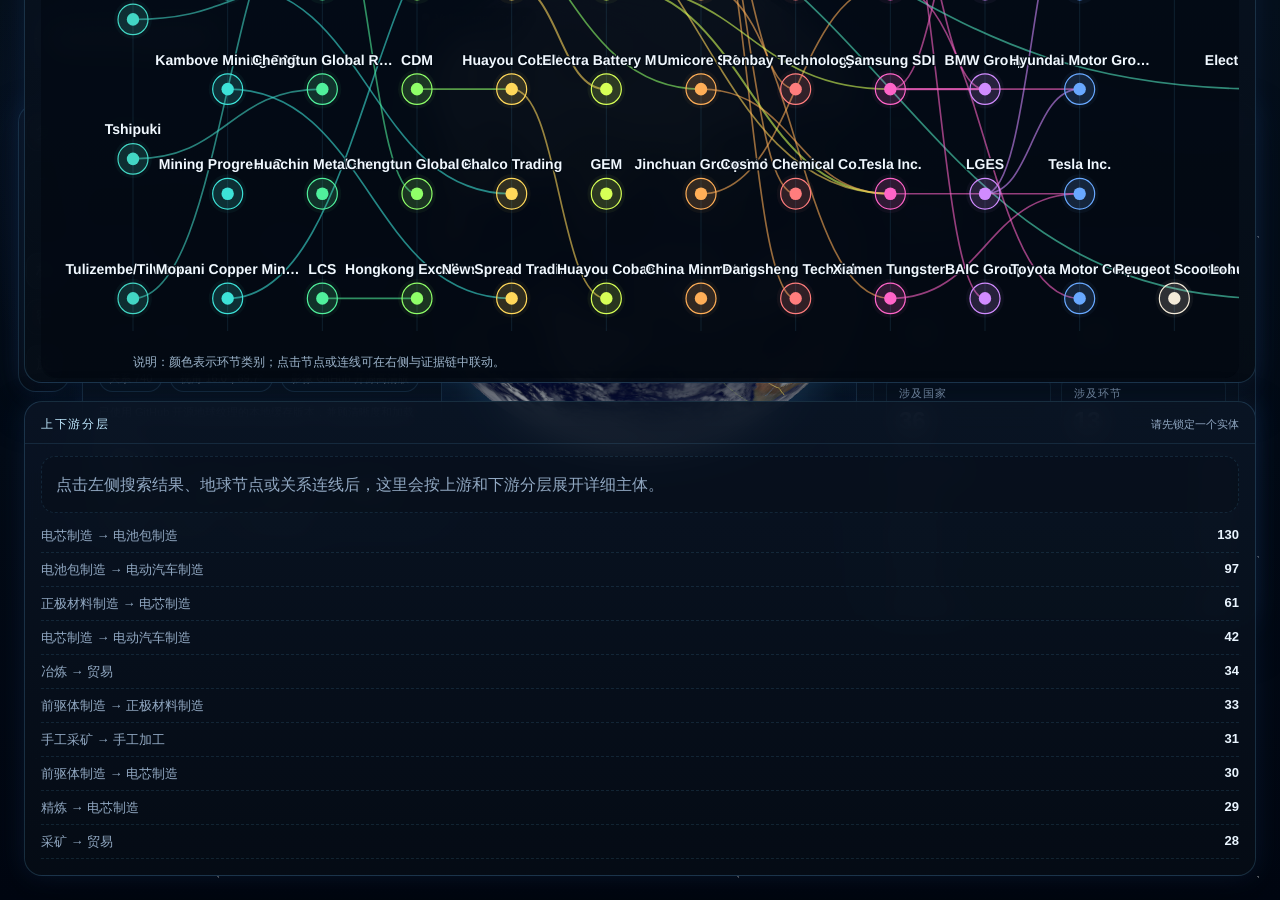
<file: cobalt_geoscene_preview.html>
<!doctype html>
<html lang="zh-CN">
<head>
<meta charset="utf-8">
<meta name="viewport" content="width=device-width,initial-scale=1">
<title>钴供应链知识图谱平台</title>
<link rel="stylesheet" href="assets/cobalt_geoscene.css">
<script src="assets/globe.gl.min.js"></script>
<script src="assets/cobalt_geoscene_data.js"></script>
<script src="assets/earth_fallback_texture.js"></script>
</head>
<body>
<div id="globe">
  <div id="earthFallback" aria-hidden="true">
    <div class="earth-aura"></div>
    <div class="earth-sphere">
      <img class="earth-texture" src="assets/earth_github_4096.jpg" alt="">
      <div class="earth-cloud"></div>
      <div class="earth-shade"></div>
      <div class="earth-specular"></div>
    </div>
  </div>
</div>

<div id="app">
  <header class="topbar">钴供应链图谱</header>

  <aside class="toolbar panel">
    <button id="resetBtn" title="重置筛选">复</button>
    <button id="zoomInBtn" title="放大">+</button>
    <button id="zoomOutBtn" title="缩小">-</button>
    <button id="labelsBtn" class="is-on" title="标签开关">标</button>
    <button id="densityBtn" title="关系密度">密</button>
    <button id="rotateBtn" class="is-on" title="自动旋转">旋</button>
  </aside>

  <div class="focus-chip panel is-hidden" aria-hidden="true">
    <div id="focusTitle" class="focus-title">全球总览</div>
    <div id="focusSub" class="focus-sub">拖动或缩放地球后，区域映射会跟随当前视角更新。</div>
  </div>

  <section class="panel search-panel">
    <div class="panel-head">
      <span>搜索与筛选</span>
      <span id="queryMeta" class="meta">全链路视角</span>
    </div>
    <div class="panel-body">
      <label class="field-label" for="searchInput">搜索企业 / 矿点 / 设施</label>
      <input id="searchInput" type="text" placeholder="输入企业、矿点或设施名称">

      <div class="two-col compact-top">
        <div>
          <label class="field-label" for="stageSelect">链条环节</label>
          <select id="stageSelect"></select>
        </div>
        <div>
          <label class="field-label" for="textureSelect">地球影像</label>
          <select id="textureSelect">
            <option value="github">GitHub 开源高清版</option>
            <option value="sharp">本地高清版</option>
            <option value="balanced">本地流畅版</option>
          </select>
        </div>
      </div>

      <div class="status-row compact-top">
        <div id="statusText" class="meta strong">正在载入关系数据</div>
        <button id="clearBtn" class="mini-btn">清空</button>
      </div>

      <div id="chips" class="chips compact-top"></div>
      <div id="textureHint" class="subnote compact-top"></div>

      <div class="section-title compact-top">类别图例</div>
      <div id="legendList" class="legend-list"></div>

      <div class="section-title compact-top">实体结果</div>
      <div id="results" class="results"></div>
    </div>
  </section>

  <section class="panel info-panel">
    <div class="panel-head">
      <span>关系与详情</span>
      <div class="panel-head-actions">
        <button id="openEvidenceBtn" class="mini-btn is-hidden" type="button">证据链</button>
        <span id="infoMeta" class="meta">当前未锁定实体</span>
      </div>
    </div>
    <div class="panel-body info-body">
      <section class="section-block">
        <div class="section-title">实体概况</div>
        <div id="summaryBody"></div>
      </section>

      <section class="section-block">
        <div class="section-title">选中关系</div>
        <div id="txBody"></div>
      </section>

      <section class="section-block grow">
        <div class="section-title">关系明细</div>
        <div id="relationList" class="relation-list"></div>
      </section>
    </div>
  </section>

  <div class="dock">
    <section class="panel chain-panel">
      <div class="panel-head">
        <span>知识图谱</span>
        <div class="panel-head-actions">
          <button id="openRegionBtn" class="mini-btn" type="button">区域映射</button>
          <span id="chainMeta" class="meta">按供应链环节分层展开</span>
        </div>
      </div>
      <div class="panel-body">
        <div id="chainCaption" class="subnote"></div>
        <button id="chainDragHandle" class="chain-drag-handle" type="button" aria-label="全屏显示知识图谱">
          <span class="chain-drag-handle-text">全屏显示</span>
        </button>
        <div id="chainScroll" class="graph-scroll">
          <svg id="chainSvg" viewBox="0 0 1320 560" preserveAspectRatio="none"></svg>
        </div>
      </div>
    </section>

    <section class="panel hierarchy-panel">
      <div class="panel-head">
        <span>上下游分层</span>
        <span id="hierarchyMeta" class="meta">围绕当前焦点实体</span>
      </div>
      <div id="hierarchyBody" class="panel-body"></div>
    </section>
  </div>

  <div id="evidenceBackdrop" class="evidence-backdrop is-hidden"></div>
  <div id="chainBackdrop" class="evidence-backdrop is-hidden"></div>
  <div id="regionBackdrop" class="region-backdrop is-hidden"></div>

  <section id="evidenceModal" class="panel evidence-modal is-hidden" aria-hidden="true">
    <div class="panel-head">
      <span>证据链条</span>
      <div class="panel-head-actions">
        <span id="evidenceMeta" class="meta">围绕当前实体展开</span>
        <button id="closeEvidenceBtn" class="ghost-btn" type="button">关闭</button>
      </div>
    </div>
    <div class="panel-body evidence-body">
      <aside id="evidenceProfile" class="evidence-profile"></aside>
      <section class="evidence-column">
        <div class="evidence-column-head">
          <h3>上游采购</h3>
          <span id="evidenceUpstreamMeta" class="meta"></span>
        </div>
        <div id="evidenceUpstream" class="evidence-list"></div>
      </section>
      <section class="evidence-column">
        <div class="evidence-column-head">
          <h3>下游供给</h3>
          <span id="evidenceDownstreamMeta" class="meta"></span>
        </div>
        <div id="evidenceDownstream" class="evidence-list"></div>
      </section>
    </div>
  </section>

  <section id="regionModal" class="panel region-modal is-hidden" aria-hidden="true">
    <div class="panel-head">
      <span>区域映射</span>
      <div class="panel-head-actions">
        <span id="regionMeta" class="meta">当前视角区域内的空间落点</span>
        <button id="closeRegionBtn" class="ghost-btn" type="button">关闭</button>
      </div>
    </div>
    <div class="panel-body region-body">
      <div id="regionCaption" class="subnote"></div>
      <div id="regionStats" class="chips compact-top"></div>
      <div id="regionScroll" class="graph-scroll">
        <svg id="regionSvg" viewBox="0 0 1100 560" preserveAspectRatio="none"></svg>
      </div>
    </div>
  </section>

  <section id="chainModal" class="panel chain-modal is-hidden" aria-hidden="true">
    <div class="panel-head">
      <span>知识图谱</span>
      <div class="panel-head-actions">
        <div class="chain-zoom-tools" aria-label="全屏图谱缩放工具">
          <button id="chainZoomOutBtn" class="mini-btn" type="button">缩小</button>
          <button id="chainZoomFitBtn" class="mini-btn" type="button">适配</button>
          <button id="chainZoomInBtn" class="mini-btn" type="button">放大</button>
          <span id="chainZoomLabel" class="meta">100%</span>
        </div>
        <span id="chainFullMeta" class="meta">完整供应链链条视图</span>
        <button id="closeChainBtn" class="ghost-btn" type="button">关闭</button>
      </div>
    </div>
    <div class="panel-body chain-modal-body">
      <div id="chainFullCaption" class="subnote"></div>
      <div class="chain-stage-toolbar">
        <button id="chainStageResetBtn" class="mini-btn" type="button">全部显示</button>
        <div id="chainStageFilters" class="chips"></div>
      </div>
      <div id="chainFullScroll" class="graph-scroll">
        <svg id="chainFullSvg" viewBox="0 0 1800 900" preserveAspectRatio="none"></svg>
      </div>
    </div>
  </section>

  <div id="tooltip"></div>
</div>

<script src="assets/cobalt_geoscene_app.js"></script>
</body>
</html>
</file>
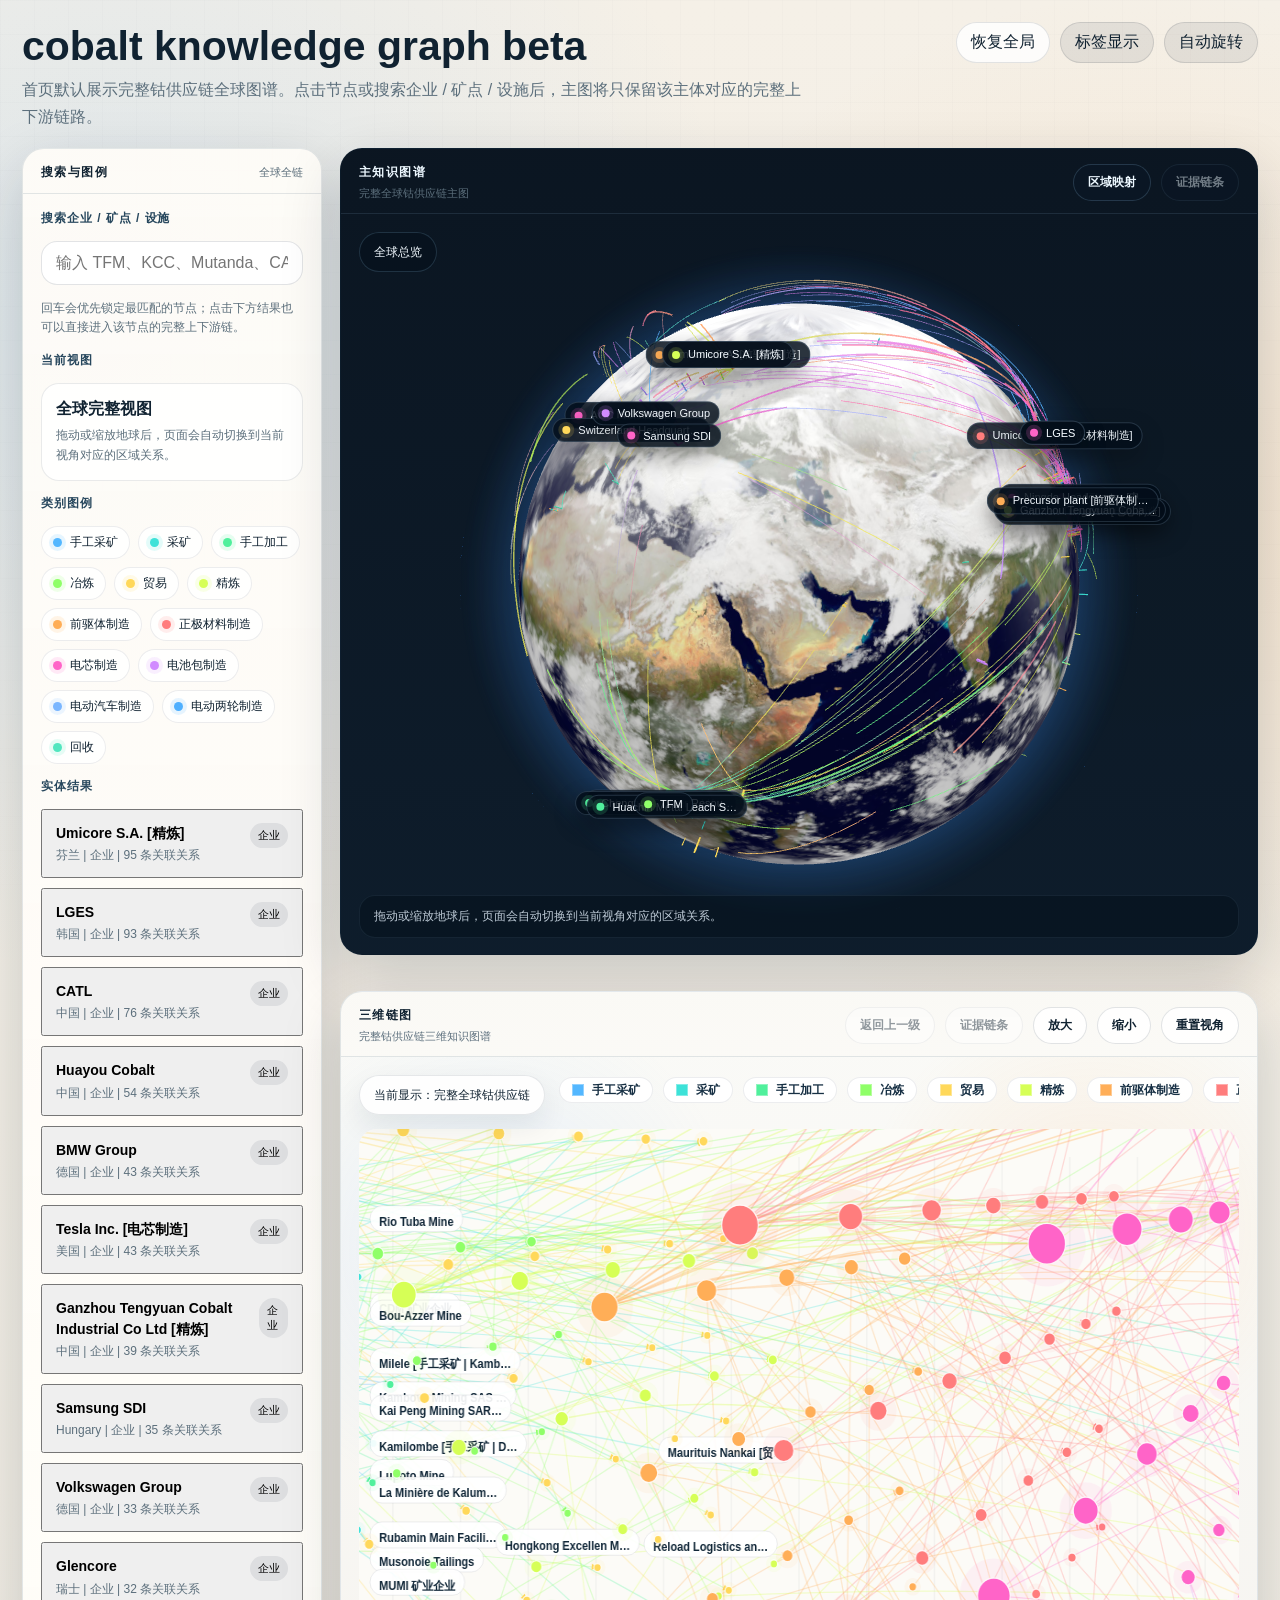
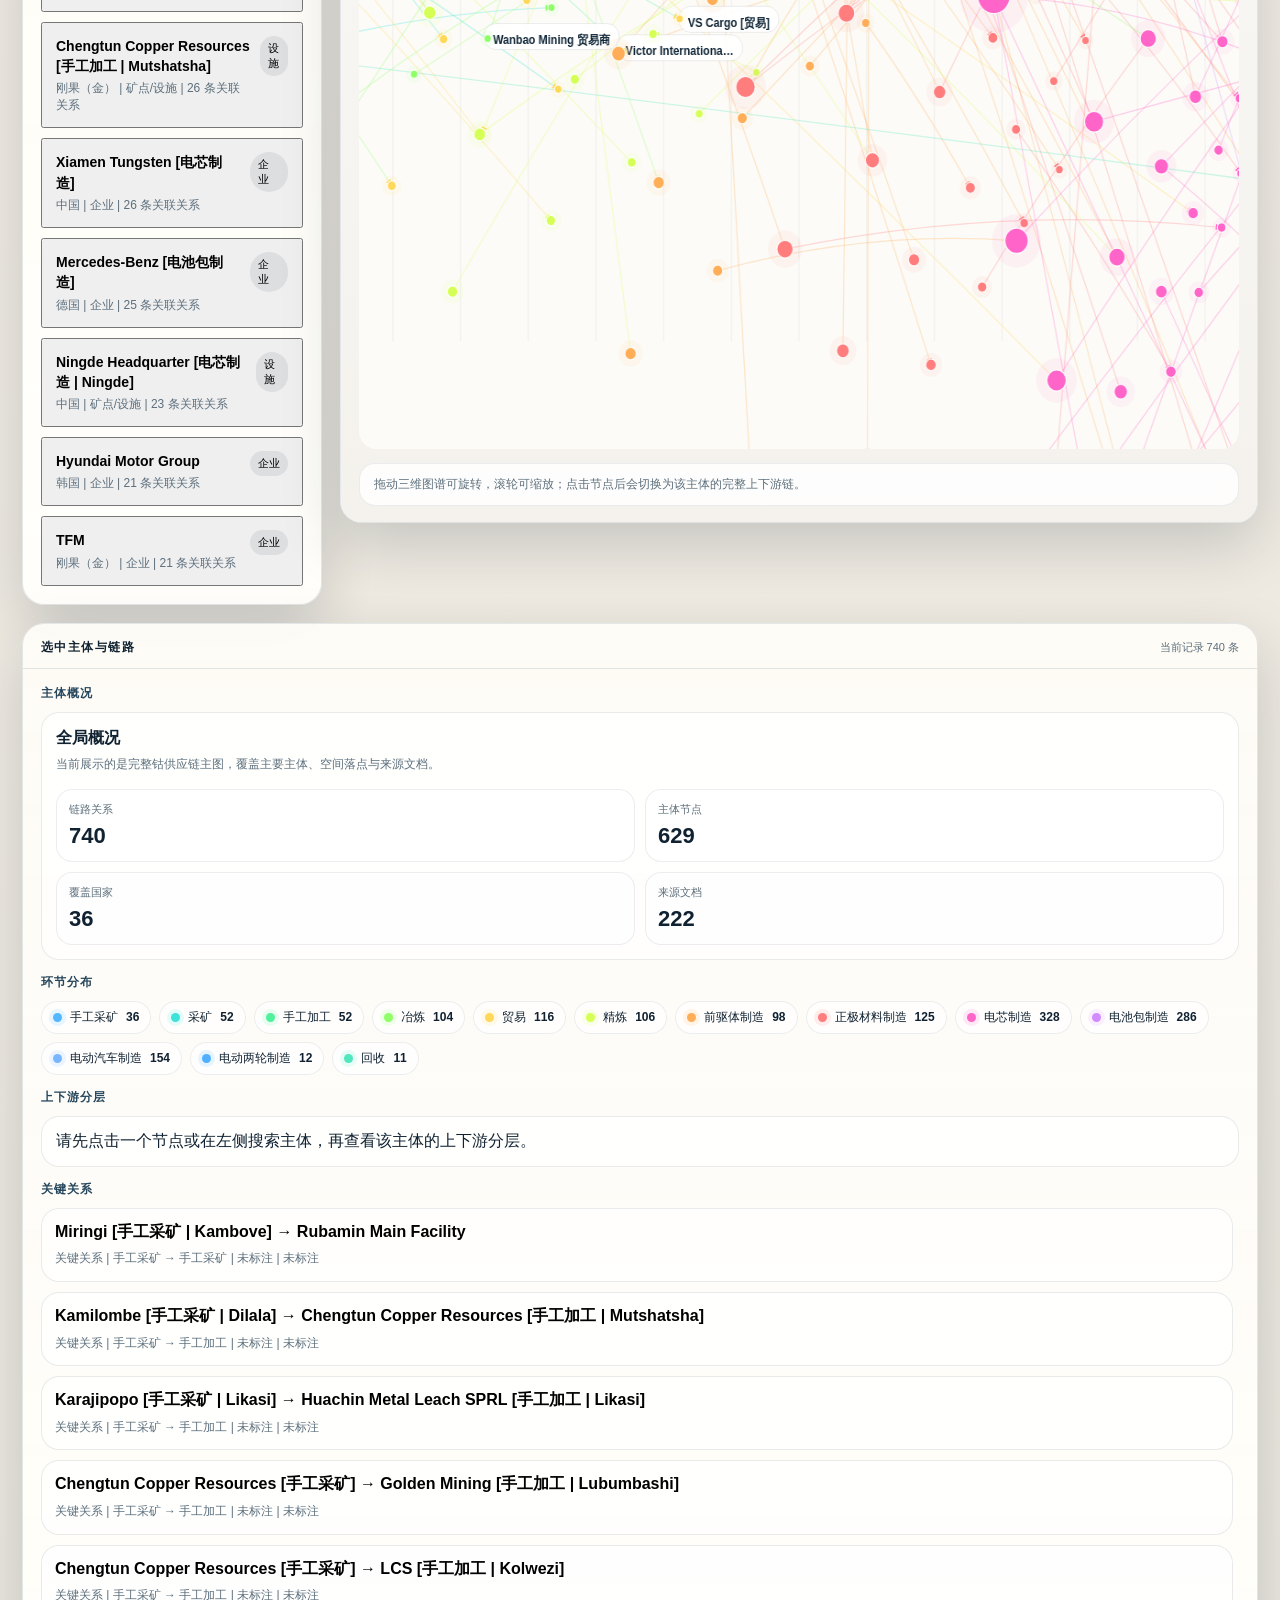
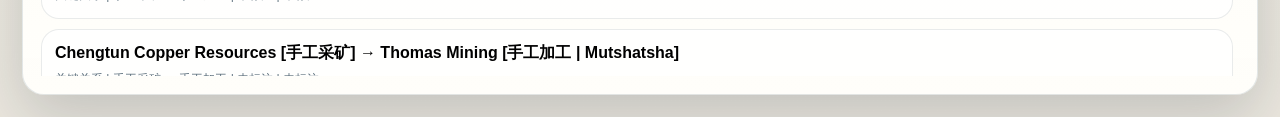
<file: cobalt_knowledge_graph_beta.html>
<!doctype html>
<html lang="zh-CN">
<head>
<meta charset="utf-8">
<meta name="viewport" content="width=device-width,initial-scale=1">
<title>Cobalt Knowledge Graph Beta</title>
<link rel="stylesheet" href="assets/cobalt_knowledge_graph.css?v=20260415a">
<script src="assets/globe.gl.min.js"></script>
    <script src="assets/cobalt_geoscene_data.js?v=20260416c"></script>
</head>
<body>
  <div class="page-shell">
    <header class="topbar">
      <div>
        <h1>cobalt knowledge graph beta</h1>
        <p>首页默认展示完整钴供应链全球图谱。点击节点或搜索企业 / 矿点 / 设施后，主图将只保留该主体对应的完整上下游链路。</p>
      </div>
      <div class="topbar-actions">
        <button id="clearBtn" class="ghost-btn" type="button">恢复全局</button>
        <button id="labelsBtn" class="ghost-btn is-on" type="button">标签显示</button>
        <button id="rotateBtn" class="ghost-btn is-on" type="button">自动旋转</button>
      </div>
    </header>

    <main class="dashboard">
      <aside class="panel side-panel">
        <div class="panel-head">
          <span>搜索与图例</span>
          <span id="queryMeta" class="meta">全球全链</span>
        </div>
        <div class="panel-body">
          <label class="field-label" for="searchInput">搜索企业 / 矿点 / 设施</label>
          <input id="searchInput" type="text" placeholder="输入 TFM、KCC、Mutanda、CATL ...">

          <div class="helper-text" id="searchHint">回车会优先锁定最匹配的节点；点击下方结果也可以直接进入该节点的完整上下游链。</div>

          <div class="section-title">当前视图</div>
          <div id="focusCard" class="focus-card"></div>

          <div class="section-title">类别图例</div>
          <div id="legendList" class="legend-list"></div>

          <div class="section-title">实体结果</div>
          <div id="results" class="results"></div>
        </div>
      </aside>

      <div class="center-stack">
        <section class="panel globe-panel">
          <div class="panel-head">
            <div>
              <span>主知识图谱</span>
              <div id="globeMeta" class="meta wide">完整全球钴供应链主图</div>
            </div>
            <div class="panel-head-actions">
              <button id="openRegionBtn" class="mini-btn" type="button">区域映射</button>
              <button id="openEvidenceBtn" class="mini-btn" type="button">证据链条</button>
            </div>
          </div>
          <div class="panel-body globe-body">
            <div id="globeStatus" class="status-pill">当前显示：全球完整链条</div>
            <div id="globeHint" class="globe-hint">拖动旋转地球，滚轮缩放；点击节点后自动切换成该节点的完整上下游链。</div>
            <div id="globe"></div>
          </div>
        </section>

        <section id="chain3dPanel" class="panel chain3d-panel">
          <div class="panel-head">
            <div>
              <span>三维链图</span>
              <div id="chain3dMeta" class="meta wide">完整钴供应链三维知识图谱</div>
            </div>
            <div class="panel-head-actions">
              <button id="chain3dBackBtn" class="mini-btn" type="button" disabled>返回上一级</button>
              <button id="chain3dEvidenceBtn" class="mini-btn" type="button" disabled>证据链条</button>
              <button id="chain3dZoomInBtn" class="mini-btn" type="button">放大</button>
              <button id="chain3dZoomOutBtn" class="mini-btn" type="button">缩小</button>
              <button id="chain3dResetBtn" class="mini-btn" type="button">重置视角</button>
            </div>
          </div>
          <div class="panel-body chain3d-body">
            <div class="chain3d-toprail">
              <div id="chain3dStatus" class="status-pill light">当前显示：完整全球钴供应链</div>
              <div id="chain3dLegend" class="chain3d-legend-row"></div>
            </div>
            <canvas id="chain3dCanvas"></canvas>
            <div id="chain3dHint" class="chain3d-hint">拖动下方图谱可以旋转，滚轮可缩放；点击节点后会切换为该主体的完整上下游链。</div>
          </div>
        </section>
      </div>

      <aside class="panel detail-panel">
        <div class="panel-head">
          <span>选中主体与链路</span>
          <span id="detailMeta" class="meta">等待锁定节点</span>
        </div>
        <div class="panel-body detail-body">
          <section class="section-block">
            <div class="section-title">主体概况</div>
            <div id="summaryBody"></div>
          </section>

          <section class="section-block">
            <div class="section-title">环节分布</div>
            <div id="stageStats" class="chips"></div>
          </section>

          <section class="section-block">
            <div class="section-title">上下游分层</div>
            <div id="hierarchyBody"></div>
          </section>

          <section class="section-block">
            <div class="section-title">关键关系</div>
            <div id="relationList" class="relation-list"></div>
          </section>
        </div>
      </aside>
    </main>
  </div>

  <div id="regionBackdrop" class="modal-backdrop is-hidden"></div>
  <section id="regionModal" class="panel modal region-modal is-hidden" aria-hidden="true">
    <div class="panel-head">
      <span>区域映射</span>
      <div class="panel-head-actions">
        <span id="regionMeta" class="meta">选中链路的空间投影</span>
        <button id="closeRegionBtn" class="ghost-btn" type="button">关闭</button>
      </div>
    </div>
    <div class="panel-body modal-body">
      <div id="regionCaption" class="helper-text"></div>
      <div id="regionStats" class="chips"></div>
      <div class="region-layout">
        <div class="region-plot">
          <svg id="regionSvg" viewBox="0 0 1180 620" preserveAspectRatio="none"></svg>
        </div>
        <div id="regionList" class="region-list"></div>
      </div>
    </div>
  </section>

  <div id="evidenceBackdrop" class="modal-backdrop is-hidden"></div>
  <section id="evidenceModal" class="panel modal evidence-modal is-hidden" aria-hidden="true">
    <div class="panel-head">
      <span>证据链条</span>
      <div class="panel-head-actions">
        <span id="evidenceMeta" class="meta">围绕当前主体展开</span>
        <button id="closeEvidenceBtn" class="ghost-btn" type="button">关闭</button>
      </div>
    </div>
    <div class="panel-body modal-body evidence-grid">
      <aside id="evidenceProfile" class="evidence-profile"></aside>
      <section class="evidence-column">
        <div class="evidence-column-head">
          <h3>上游来源</h3>
          <span id="evidenceUpstreamMeta" class="meta"></span>
        </div>
        <div id="evidenceUpstream" class="evidence-list"></div>
      </section>
      <section class="evidence-column">
        <div class="evidence-column-head">
          <h3>下游去向</h3>
          <span id="evidenceDownstreamMeta" class="meta"></span>
        </div>
        <div id="evidenceDownstream" class="evidence-list"></div>
      </section>
    </div>
  </section>

  <div id="tooltip"></div>

  <script src="assets/cobalt_knowledge_graph_app.js?v=20260415a"></script>
</body>
</html>
</file>
<file: assets/cobalt_geoscene.css>
:root {
  --bg-a: #05101d;
  --bg-b: #010611;
  --panel: rgba(7, 16, 28, 0.84);
  --panel-strong: rgba(5, 12, 21, 0.94);
  --line: rgba(110, 198, 255, 0.18);
  --line-strong: rgba(110, 198, 255, 0.38);
  --text: #eaf5ff;
  --muted: #91a8c2;
  --accent: #68d8ff;
  --accent-strong: #bfe9ff;
  --warn: #ffbe7a;
  --danger: #ff8f8f;
  --shadow: 0 18px 44px rgba(0, 0, 0, 0.34);
  --earth-fallback-image: none;
  --earth-image-position: 18% 50%;
  --globe-offset-y: 0px;
}

* {
  box-sizing: border-box;
}

html,
body {
  margin: 0;
  min-height: 100%;
  overflow: hidden;
  background:
    radial-gradient(circle at 20% 18%, rgba(70, 126, 255, 0.16), transparent 24%),
    radial-gradient(circle at 76% 22%, rgba(68, 211, 255, 0.11), transparent 20%),
    linear-gradient(180deg, var(--bg-a), var(--bg-b));
  color: var(--text);
  font-family: "Segoe UI", "Microsoft YaHei", sans-serif;
}

body::before {
  content: "";
  position: fixed;
  inset: 0;
  pointer-events: none;
  background-image:
    radial-gradient(circle at 10% 16%, rgba(255, 255, 255, 0.92) 0 1px, transparent 1px),
    radial-gradient(circle at 42% 74%, rgba(255, 255, 255, 0.62) 0 1px, transparent 1px),
    radial-gradient(circle at 82% 34%, rgba(255, 255, 255, 0.86) 0 1px, transparent 1px);
  background-size: 360px 240px, 520px 320px, 440px 280px;
  opacity: 0.58;
}

#globe,
#app {
  position: absolute;
  inset: 0;
}

#globe {
  z-index: 0;
  overflow: hidden;
}

#app {
  z-index: 1;
  pointer-events: none;
}

#globe > canvas,
#globe > div:not(#earthFallback) {
  position: absolute !important;
  inset: 0;
  z-index: 1;
}

#globe canvas {
  cursor: grab;
}

#globe canvas:active {
  cursor: grabbing;
}

#earthFallback {
  position: absolute;
  left: 50%;
  top: 50%;
  width: clamp(300px, 28vw, 620px);
  aspect-ratio: 1 / 1;
  transform: translate(-50%, calc(-50% + var(--globe-offset-y)));
  pointer-events: auto;
  z-index: 2;
  opacity: 1;
  cursor: grab;
  transition: opacity 0.45s ease, transform 0.45s ease;
}

body.globe-ready #earthFallback {
  opacity: 0.76;
  transform: translate(-50%, calc(-50% + var(--globe-offset-y)));
  pointer-events: none;
  filter: saturate(0.94);
}

#earthFallback.is-dragging {
  cursor: grabbing;
}

#earthFallback.is-dragging .earth-sphere {
  animation: none;
}

.earth-aura {
  position: absolute;
  inset: -12%;
  border-radius: 50%;
  background:
    radial-gradient(circle, rgba(108, 200, 255, 0.34) 0%, rgba(61, 133, 255, 0.14) 44%, rgba(8, 18, 31, 0) 72%),
    radial-gradient(circle at 34% 30%, rgba(255, 255, 255, 0.16), rgba(255, 255, 255, 0) 36%);
  filter: blur(18px);
}

.earth-sphere {
  position: absolute;
  inset: 0;
  border-radius: 50%;
  overflow: hidden;
  background:
    radial-gradient(circle at 34% 28%, rgba(255, 255, 255, 0.22), rgba(255, 255, 255, 0) 25%),
    radial-gradient(circle at 70% 68%, rgba(2, 8, 16, 0.92), rgba(2, 8, 16, 0.22) 42%, rgba(2, 8, 16, 0) 62%),
    linear-gradient(180deg, #17365f 0%, #07111d 100%);
  background-size: auto, auto, cover;
  background-position: center, center, center;
  background-repeat: no-repeat;
  box-shadow:
    0 0 0 1px rgba(141, 221, 255, 0.14),
    0 0 70px rgba(64, 144, 255, 0.16),
    inset -34px -44px 76px rgba(2, 8, 16, 0.58),
    inset 18px 12px 44px rgba(255, 255, 255, 0.08);
  animation: earthSpin 88s linear infinite;
}

.earth-texture {
  position: absolute;
  inset: 0;
  width: 100%;
  height: 100%;
  object-fit: cover;
  opacity: 0.92;
  transform: scale(1.08);
  filter: saturate(1.08) contrast(1.02) brightness(0.92);
}

.earth-cloud,
.earth-shade,
.earth-specular {
  position: absolute;
  inset: 0;
  border-radius: 50%;
  pointer-events: none;
}

.earth-cloud {
  background:
    radial-gradient(circle at 28% 26%, rgba(255, 255, 255, 0.18), rgba(255, 255, 255, 0) 18%),
    radial-gradient(circle at 58% 44%, rgba(255, 255, 255, 0.08), rgba(255, 255, 255, 0) 18%),
    radial-gradient(circle at 68% 66%, rgba(255, 255, 255, 0.12), rgba(255, 255, 255, 0) 14%);
  mix-blend-mode: screen;
}

.earth-shade {
  background: radial-gradient(circle at 68% 64%, rgba(2, 8, 16, 0.78), rgba(2, 8, 16, 0) 42%);
}

.earth-specular {
  background: radial-gradient(circle at 30% 24%, rgba(255, 255, 255, 0.28), rgba(255, 255, 255, 0) 18%);
}

.panel,
.toolbar,
.focus-chip {
  pointer-events: auto;
}

.panel {
  background: linear-gradient(180deg, rgba(10, 21, 37, 0.9), var(--panel-strong));
  border: 1px solid var(--line);
  border-radius: 18px;
  backdrop-filter: blur(14px);
  box-shadow: 0 0 24px rgba(58, 142, 255, 0.12), var(--shadow);
  overflow: hidden;
}

.panel-head {
  display: flex;
  align-items: center;
  justify-content: space-between;
  gap: 12px;
  padding: 14px 16px 10px;
  border-bottom: 1px solid rgba(110, 198, 255, 0.12);
  font-size: 12px;
  letter-spacing: 0.14em;
  color: var(--accent-strong);
}

.panel-head-actions {
  display: inline-flex;
  align-items: center;
  gap: 10px;
}

.panel-body {
  padding: 14px 16px 16px;
}

.topbar {
  position: absolute;
  top: 22px;
  left: 52px;
  padding: 0;
  border: 0;
  background: none;
  font-size: 26px;
  font-weight: 700;
  letter-spacing: 0.04em;
  color: #ffffff;
  text-align: left;
  pointer-events: none;
  text-shadow: 0 0 18px rgba(86, 176, 255, 0.16);
}

.toolbar {
  position: absolute;
  top: 104px;
  left: 18px;
  width: 52px;
  padding: 10px 0;
  display: flex;
  flex-direction: column;
  align-items: center;
  gap: 10px;
}

.toolbar button {
  width: 36px;
  height: 36px;
  border-radius: 12px;
}

.focus-chip {
  position: absolute;
  top: 114px;
  left: 50%;
  transform: translateX(-50%);
  min-width: 360px;
  max-width: min(56vw, 760px);
  padding: 12px 16px;
  background: linear-gradient(180deg, rgba(11, 23, 39, 0.88), rgba(5, 12, 22, 0.92));
  border: 1px solid var(--line);
  border-radius: 18px;
  text-align: center;
  box-shadow: 0 0 24px rgba(58, 142, 255, 0.12);
}

.focus-chip.is-stage-locked {
  border-color: rgba(255, 109, 109, 0.38);
  background: linear-gradient(180deg, rgba(30, 13, 20, 0.92), rgba(15, 7, 13, 0.96));
  box-shadow: 0 0 28px rgba(255, 98, 98, 0.18), 0 0 44px rgba(255, 98, 98, 0.08);
}

.is-hidden {
  display: none !important;
}

.focus-title {
  font-size: 15px;
  font-weight: 700;
  color: var(--accent-strong);
}

.focus-title.is-stage-locked {
  color: #ffd1d1;
  text-shadow: 0 0 18px rgba(255, 96, 96, 0.18);
}

.focus-sub {
  margin-top: 4px;
  font-size: 12px;
  color: var(--muted);
}

.focus-sub.is-stage-locked {
  color: #ffb5b5;
}

.search-panel {
  position: absolute;
  top: 102px;
  left: 82px;
  width: 360px;
  height: min(48vh, 620px);
}

.info-panel {
  position: absolute;
  top: 102px;
  right: 24px;
  width: 430px;
  height: min(58vh, 760px);
}

.dock {
  position: absolute;
  left: 24px;
  right: 24px;
  bottom: 24px;
  height: min(34vh, 420px);
  display: grid;
  grid-template-columns: minmax(760px, 1.85fr) 430px;
  gap: 18px;
}

.info-body,
.search-panel .panel-body,
.hierarchy-panel .panel-body {
  height: calc(100% - 48px);
  overflow: auto;
}

.chain-panel,
.hierarchy-panel {
  min-width: 0;
}

.chain-panel .panel-body {
  height: calc(100% - 48px);
  display: flex;
  flex-direction: column;
  position: relative;
}

.graph-scroll {
  flex: 1;
  min-height: 0;
  overflow: auto;
  border-radius: 14px;
  background: rgba(4, 10, 18, 0.46);
  margin-top: 10px;
}

.graph-scroll svg {
  min-height: 100%;
}

.chain-drag-handle {
  position: absolute;
  top: 8px;
  left: 50%;
  z-index: 3;
  min-width: 96px;
  height: 32px;
  margin-left: -48px;
  padding: 8px 14px;
  border-radius: 999px;
  border: 1px solid rgba(111, 200, 255, 0.2);
  background: linear-gradient(180deg, rgba(9, 20, 35, 0.92), rgba(5, 12, 22, 0.9));
  box-shadow: 0 10px 22px rgba(0, 0, 0, 0.2), 0 0 18px rgba(62, 147, 255, 0.08);
  cursor: pointer;
  display: inline-flex;
  align-items: center;
  justify-content: center;
  gap: 6px;
  pointer-events: auto;
  opacity: 1;
  transform: translate(-50%, 0);
  transition: border-color 0.18s ease, box-shadow 0.18s ease, background 0.18s ease;
}

.chain-drag-handle-text {
  display: inline-block;
  font-size: 12px;
  font-weight: 700;
  letter-spacing: 0.04em;
  color: #f1f8ff;
  pointer-events: none;
}

.chain-drag-handle:hover,
.chain-drag-handle:focus-visible {
  border-color: rgba(111, 200, 255, 0.42);
  background: linear-gradient(180deg, rgba(12, 26, 46, 0.96), rgba(6, 14, 26, 0.92));
  box-shadow: 0 12px 24px rgba(0, 0, 0, 0.28), 0 0 24px rgba(104, 216, 255, 0.16);
}

.chain-scroll-pannable {
  cursor: grab;
}

.chain-scroll-pannable.is-dragging {
  cursor: grabbing;
  user-select: none;
}

.region-backdrop {
  position: fixed;
  inset: 0;
  z-index: 6;
  background: rgba(1, 6, 14, 0.62);
  backdrop-filter: blur(6px);
}

.region-modal {
  position: fixed;
  left: 50%;
  top: 50%;
  z-index: 7;
  width: min(90vw, 1680px);
  height: min(82vh, 980px);
  transform: translate(-50%, -50%);
}

.chain-modal {
  position: fixed;
  left: 50%;
  top: 50%;
  z-index: 11;
  width: min(96vw, 1980px);
  height: min(90vh, 1280px);
  transform: translate(-50%, -50%);
}

.chain-modal-body {
  height: calc(100% - 48px);
  display: flex;
  flex-direction: column;
}

.chain-modal-body .graph-scroll {
  min-height: 720px;
  display: flex;
  align-items: flex-start;
  justify-content: flex-start;
  overflow: auto;
}

.chain-modal-body .graph-scroll svg {
  min-height: 0;
  flex: none;
}

.chain-zoom-tools {
  display: inline-flex;
  align-items: center;
  gap: 8px;
}

.chain-stage-toolbar {
  display: flex;
  align-items: flex-start;
  gap: 10px;
  flex-wrap: wrap;
  margin-top: 12px;
}

.stage-toggle-btn {
  display: inline-flex;
  align-items: center;
  gap: 8px;
  padding: 7px 10px;
  border-radius: 999px;
  border: 1px solid rgba(111, 200, 255, 0.18);
  background: rgba(7, 18, 31, 0.74);
  color: var(--text);
  font-size: 11px;
  white-space: nowrap;
}

.stage-toggle-btn.is-off {
  opacity: 0.5;
  background: rgba(5, 12, 22, 0.42);
}

.stage-toggle-dot {
  width: 8px;
  height: 8px;
  border-radius: 50%;
  background: var(--dot, #7fd0ff);
  box-shadow: 0 0 12px color-mix(in srgb, var(--dot, #7fd0ff) 50%, transparent);
  pointer-events: none;
}

.chain-pan-surface {
  cursor: grab;
}

.chain-pan-surface.is-dragging {
  cursor: grabbing;
  user-select: none;
}

.chain-modal .chart-label,
.chain-modal .chart-sub-label,
.chain-modal svg text {
  text-rendering: geometricPrecision;
  -webkit-font-smoothing: antialiased;
}

.chain-label-link {
  fill: none;
  opacity: 0.88;
  pointer-events: none;
}

.chain-label-chip {
  transition: fill 0.18s ease, stroke 0.18s ease, filter 0.18s ease;
  filter: drop-shadow(0 6px 14px rgba(3, 9, 17, 0.22));
  pointer-events: none;
}

.chain-label-chip.is-selected {
  filter: drop-shadow(0 0 18px rgba(255, 96, 96, 0.16));
}

.chain-node-label {
  dominant-baseline: middle;
  paint-order: stroke;
  stroke: rgba(4, 10, 18, 0.82);
  stroke-width: 1.8px;
  stroke-linejoin: round;
}

.chain-hover-label {
  opacity: 0;
  pointer-events: none;
  transition: opacity 0.16s ease;
}

.chain-node.is-hovered .chain-hover-label {
  opacity: 1;
}

.chain-hover-chip {
  fill: rgba(6, 15, 27, 0.96);
  stroke: rgba(122, 190, 255, 0.24);
  stroke-width: 1;
  filter: drop-shadow(0 8px 20px rgba(3, 9, 17, 0.28));
}

.chain-hover-text {
  dominant-baseline: middle;
  paint-order: stroke;
  stroke: rgba(4, 10, 18, 0.92);
  stroke-width: 2px;
  stroke-linejoin: round;
}

.region-body {
  height: calc(100% - 48px);
  display: flex;
  flex-direction: column;
}

.region-body .graph-scroll {
  min-height: 560px;
}

.region-label-line {
  fill: none;
  stroke-linecap: round;
  stroke-dasharray: 2.5 4.5;
  opacity: 0.9;
  transition: stroke 0.18s ease, stroke-width 0.18s ease, opacity 0.18s ease;
  pointer-events: none;
}

.region-label-line.is-crowded {
  stroke-dasharray: 2 3.5;
}

.region-label-chip {
  fill: rgba(6, 15, 27, 0.82);
  stroke: rgba(122, 190, 255, 0.14);
  stroke-width: 1;
  transition: fill 0.18s ease, stroke 0.18s ease, stroke-width 0.18s ease, filter 0.18s ease;
}

.region-label-item {
  cursor: pointer;
  pointer-events: all;
  transition: opacity 0.18s ease, filter 0.18s ease;
}

.region-point-label {
  font-weight: 700;
  transition: fill 0.18s ease, opacity 0.18s ease;
  pointer-events: none;
}

.region-label-item.is-active .region-label-chip {
  filter: drop-shadow(0 0 16px rgba(104, 196, 255, 0.18));
}

.region-label-item.is-active .region-point-label {
  fill: #f4fbff;
}

.region-panel-stage {
  letter-spacing: 0.06em;
  fill: #9fc8ef;
  pointer-events: none;
}

.hierarchy-panel .panel-body {
  padding-top: 12px;
}

.section-block + .section-block {
  margin-top: 18px;
}

.section-block.grow {
  min-height: 220px;
}

.section-title {
  margin-bottom: 10px;
  font-size: 12px;
  color: var(--accent-strong);
  letter-spacing: 0.08em;
}

.meta {
  font-size: 11px;
  color: var(--muted);
  letter-spacing: 0;
}

.meta.is-stage-locked {
  color: #ffd0d0;
  font-weight: 700;
}

.meta.strong {
  color: var(--text);
}

.meta.strong.is-stage-locked {
  color: #fff2f2;
  text-shadow: 0 0 16px rgba(255, 98, 98, 0.12);
}

.field-label {
  display: block;
  margin-bottom: 6px;
  font-size: 12px;
  color: var(--muted);
}

input,
select,
button {
  font: inherit;
}

input,
select {
  width: 100%;
  padding: 11px 12px;
  border: 1px solid rgba(111, 200, 255, 0.16);
  border-radius: 12px;
  background: rgba(4, 10, 18, 0.76);
  color: var(--text);
  outline: none;
}

input:focus,
select:focus {
  border-color: rgba(99, 213, 255, 0.46);
}

button {
  border: 1px solid rgba(111, 200, 255, 0.24);
  border-radius: 12px;
  background: rgba(7, 16, 29, 0.82);
  color: var(--text);
  cursor: pointer;
}

button:hover {
  border-color: var(--line-strong);
}

button.is-on {
  border-color: rgba(99, 213, 255, 0.5);
  background: rgba(14, 31, 50, 0.92);
}

.ghost-btn {
  border: 0;
  background: transparent;
  color: var(--muted);
  padding: 0;
}

.mini-btn {
  padding: 8px 12px;
  white-space: nowrap;
}

.is-hidden {
  display: none !important;
}

.two-col {
  display: grid;
  grid-template-columns: 1fr 1fr;
  gap: 10px;
}

.compact-top {
  margin-top: 12px;
}

.status-row {
  display: flex;
  align-items: center;
  justify-content: space-between;
  gap: 12px;
}

.chips,
.legend-list,
.legend-grid,
.tag-list {
  display: flex;
  flex-wrap: wrap;
  gap: 8px;
}

.chip,
.tag,
.legend-pill {
  display: inline-flex;
  align-items: center;
  gap: 7px;
  padding: 5px 9px;
  border-radius: 999px;
  border: 1px solid rgba(111, 200, 255, 0.16);
  background: rgba(7, 18, 31, 0.68);
  font-size: 11px;
}

.legend-dot,
.node-dot {
  width: 9px;
  height: 9px;
  border-radius: 50%;
  background: var(--dot, #7fd0ff);
  box-shadow: 0 0 10px color-mix(in srgb, var(--dot, #7fd0ff) 55%, transparent);
}

.results {
  display: flex;
  flex-direction: column;
  gap: 8px;
  margin-top: 10px;
  min-height: 160px;
  max-height: 340px;
  overflow: auto;
}

.result-item,
.relation-item,
.hierarchy-item {
  width: 100%;
  text-align: left;
  padding: 10px 12px;
  border: 1px solid rgba(111, 200, 255, 0.1);
  border-radius: 12px;
  background: rgba(6, 13, 23, 0.58);
}

.result-item:hover,
.relation-item:hover,
.hierarchy-item:hover {
  border-color: rgba(99, 213, 255, 0.35);
}

.result-item {
  display: flex;
  align-items: start;
  justify-content: space-between;
  gap: 10px;
}

.result-name,
.relation-title,
.entity-title {
  font-size: 13px;
  font-weight: 600;
  line-height: 1.5;
  overflow-wrap: anywhere;
}

.result-meta,
.relation-meta,
.entity-sub,
.subnote {
  font-size: 11px;
  line-height: 1.6;
  color: var(--muted);
}

.entity-card,
.tx-card {
  padding: 12px;
  border-radius: 14px;
  border: 1px solid rgba(111, 200, 255, 0.1);
  background: rgba(6, 13, 23, 0.54);
}

.entity-title {
  font-size: 18px;
}

.entity-sub {
  margin-top: 6px;
  font-size: 13px;
}

.stats-grid {
  display: grid;
  grid-template-columns: repeat(2, minmax(0, 1fr));
  gap: 10px;
  margin-top: 14px;
}

.stat-card {
  padding: 12px;
  border: 1px solid rgba(111, 200, 255, 0.1);
  border-radius: 14px;
  background: rgba(6, 13, 23, 0.56);
}

.stat-key {
  font-size: 11px;
  color: var(--muted);
  letter-spacing: 0.08em;
}

.stat-value {
  margin-top: 6px;
  font-size: 24px;
  font-weight: 700;
}

.kv-list {
  display: flex;
  flex-direction: column;
  gap: 8px;
  margin-top: 14px;
}

.kv-row {
  display: flex;
  justify-content: space-between;
  align-items: flex-start;
  gap: 12px;
  padding-bottom: 7px;
  border-bottom: 1px dashed rgba(111, 200, 255, 0.12);
  font-size: 13px;
}

.kv-row span:first-child {
  color: var(--muted);
}

.kv-row strong,
.kv-row .value {
  text-align: right;
  overflow-wrap: anywhere;
}

.value.warn {
  color: var(--warn);
}

.value.danger {
  color: var(--danger);
}

.relation-list {
  display: flex;
  flex-direction: column;
  gap: 9px;
  max-height: 100%;
}

.relation-item.is-active {
  border-color: rgba(167, 225, 255, 0.46);
  background: rgba(12, 29, 46, 0.92);
}

.evidence-card.is-active {
  border-color: rgba(167, 225, 255, 0.46);
  background: rgba(12, 29, 46, 0.92);
}

.relation-route {
  margin-top: 8px;
  display: flex;
  flex-wrap: wrap;
  gap: 8px;
}

.route-piece {
  display: inline-flex;
  align-items: center;
  gap: 6px;
  font-size: 11px;
  color: var(--muted);
}

.route-arrow {
  color: var(--accent);
}

.source-links {
  display: flex;
  flex-wrap: wrap;
  gap: 8px;
  margin-top: 12px;
}

.source-link {
  color: var(--accent);
  text-decoration: none;
  border-bottom: 1px dashed rgba(98, 213, 255, 0.4);
}

.source-link:hover {
  color: #bfe9ff;
}

.empty-state {
  padding: 14px;
  border: 1px dashed rgba(111, 200, 255, 0.12);
  border-radius: 14px;
  color: var(--muted);
  line-height: 1.7;
  background: rgba(6, 13, 23, 0.34);
}

svg {
  display: block;
  width: 100%;
  height: 100%;
  text-rendering: geometricPrecision;
  shape-rendering: geometricPrecision;
}

.region-grid-line,
.chain-edge {
  fill: none;
}

.region-grid-line {
  stroke: rgba(110, 198, 255, 0.1);
  stroke-width: 1;
}

.region-node,
.chain-node,
.chain-edge {
  cursor: pointer;
  transition: opacity 0.18s ease, filter 0.18s ease;
}

.region-label-item:hover,
.region-node:hover,
.chain-node:hover,
.chain-edge:hover {
  filter: brightness(1.18);
}

.hierarchy-columns {
  display: grid;
  grid-template-columns: 1fr 1fr;
  gap: 12px;
  height: 100%;
}

.hierarchy-column {
  min-height: 0;
  padding: 10px;
  border-radius: 14px;
  border: 1px solid rgba(111, 200, 255, 0.1);
  background: rgba(6, 13, 23, 0.48);
  overflow: auto;
}

.hierarchy-column h3 {
  margin: 0 0 8px;
  font-size: 12px;
  letter-spacing: 0.08em;
  color: var(--accent-strong);
}

.hierarchy-group + .hierarchy-group {
  margin-top: 12px;
}

.hierarchy-group-title {
  margin-bottom: 6px;
  font-size: 11px;
  color: var(--accent);
}

.hierarchy-item {
  display: block;
  margin-bottom: 6px;
}

.hierarchy-item strong {
  display: block;
  font-size: 13px;
  line-height: 1.5;
  overflow-wrap: anywhere;
}

.hierarchy-item small {
  display: block;
  margin-top: 4px;
  color: var(--muted);
  line-height: 1.5;
  overflow-wrap: anywhere;
}

#tooltip {
  position: absolute;
  z-index: 30;
  max-width: 320px;
  padding: 10px 12px;
  border-radius: 14px;
  border: 1px solid rgba(111, 200, 255, 0.18);
  background: rgba(5, 12, 21, 0.96);
  box-shadow: 0 18px 34px rgba(0, 0, 0, 0.34);
  font-size: 12px;
  line-height: 1.55;
  display: none;
  pointer-events: none;
}

.glabel {
  display: inline-flex;
  align-items: center;
  gap: 6px;
  padding: 3px 8px;
  border-radius: 999px;
  background: rgba(5, 12, 21, 0.72);
  border: 1px solid rgba(111, 200, 255, 0.14);
  font-size: 11px;
  color: var(--text);
  text-shadow: 0 0 8px rgba(0, 0, 0, 0.88);
  white-space: nowrap;
  transform: translate(-50%, -50%);
  pointer-events: none;
}

.glabel-dot {
  width: 8px;
  height: 8px;
  border-radius: 50%;
  background: var(--dot, #7fd0ff);
  box-shadow: 0 0 12px color-mix(in srgb, var(--dot, #7fd0ff) 60%, transparent);
}

.evidence-backdrop {
  position: absolute;
  inset: 0;
  z-index: 10;
  background: rgba(2, 7, 14, 0.46);
  backdrop-filter: blur(4px);
  pointer-events: auto;
}

.evidence-modal {
  position: absolute;
  left: 50%;
  top: 54%;
  transform: translate(-50%, -50%);
  z-index: 11;
  width: min(82vw, 1240px);
  height: min(78vh, 860px);
}

.evidence-body {
  height: calc(100% - 48px);
  display: grid;
  grid-template-columns: 250px 1fr 1fr;
  gap: 16px;
  min-height: 0;
}

.evidence-profile,
.evidence-column {
  min-height: 0;
  border-radius: 14px;
  border: 1px solid rgba(111, 200, 255, 0.1);
  background: rgba(6, 13, 23, 0.44);
}

.evidence-profile {
  padding: 16px;
  overflow: auto;
}

.evidence-column {
  padding: 12px;
  display: flex;
  flex-direction: column;
  gap: 10px;
}

.evidence-column-head {
  display: flex;
  align-items: center;
  justify-content: space-between;
  gap: 12px;
}

.evidence-column-head h3 {
  margin: 0;
  font-size: 18px;
  color: var(--accent-strong);
}

.evidence-list {
  display: flex;
  flex-direction: column;
  gap: 10px;
  min-height: 0;
  overflow: auto;
  padding-right: 4px;
}

.evidence-profile-title {
  font-size: 32px;
  font-weight: 700;
  line-height: 1.2;
  overflow-wrap: anywhere;
}

.evidence-profile-sub {
  margin-top: 8px;
  color: var(--muted);
  font-size: 13px;
  line-height: 1.6;
}

.evidence-profile-group + .evidence-profile-group {
  margin-top: 18px;
}

.evidence-profile-group h4 {
  margin: 0 0 10px;
  font-size: 12px;
  letter-spacing: 0.08em;
  color: var(--accent-strong);
}

.evidence-tag {
  display: inline-flex;
  align-items: center;
  padding: 4px 9px;
  border-radius: 8px;
  font-size: 11px;
  font-weight: 600;
  color: #fff;
  background: var(--badge, #4a80a8);
}

.evidence-chip-row {
  display: flex;
  flex-wrap: wrap;
  gap: 8px;
  margin-top: 10px;
}

.evidence-mini-list {
  display: flex;
  flex-direction: column;
  gap: 8px;
}

.evidence-mini-item {
  padding: 8px 10px;
  border-radius: 10px;
  background: rgba(7, 18, 31, 0.74);
  border: 1px solid rgba(111, 200, 255, 0.08);
  font-size: 12px;
  line-height: 1.55;
  overflow-wrap: anywhere;
}

.evidence-card {
  padding: 12px;
  border-radius: 12px;
  border: 1px solid rgba(111, 200, 255, 0.12);
  background: rgba(248, 251, 255, 0.04);
  cursor: pointer;
}

.evidence-card-head {
  display: flex;
  align-items: center;
  justify-content: space-between;
  gap: 10px;
  margin-bottom: 10px;
}

.evidence-card-title {
  font-size: 14px;
  font-weight: 600;
  line-height: 1.5;
  overflow-wrap: anywhere;
}

.evidence-kv {
  display: grid;
  grid-template-columns: 76px 1fr;
  gap: 6px 10px;
  font-size: 12px;
  line-height: 1.55;
}

.evidence-kv dt {
  color: #c4d8eb;
  font-weight: 600;
}

.evidence-kv dd {
  margin: 0;
  color: var(--text);
  overflow-wrap: anywhere;
}

.evidence-note {
  margin-top: 10px;
  font-size: 11px;
  color: var(--muted);
  line-height: 1.6;
}

.chart-label {
  fill: #f1f8ff;
  stroke: rgba(3, 12, 22, 0.92);
  stroke-width: 2.4;
  paint-order: stroke;
  font-weight: 600;
}

.chart-sub-label {
  fill: #9eb4cb;
  stroke: rgba(3, 12, 22, 0.84);
  stroke-width: 1.8;
  paint-order: stroke;
}

@keyframes earthSpin {
  from {
    background-position: center, center, 12% 50%, center;
  }
  to {
    background-position: center, center, 212% 50%, center;
  }
}

@media (max-width: 1680px) {
  .dock {
    grid-template-columns: minmax(640px, 1.7fr) 380px;
  }

  .info-panel {
    width: 400px;
  }
}

@media (max-width: 1480px) {
  .dock {
    grid-template-columns: 1fr 1fr;
    grid-template-areas:
      "chain chain"
      "hierarchy hierarchy";
    height: auto;
  }

  .chain-panel {
    grid-area: chain;
    min-height: 290px;
  }

  .hierarchy-panel {
    grid-area: hierarchy;
    min-height: 220px;
  }

  .evidence-modal {
    width: min(92vw, 1120px);
  }

  .chain-modal {
    width: min(94vw, 1520px);
  }

  .region-modal {
    width: min(92vw, 1080px);
  }

  .evidence-body {
    grid-template-columns: 220px 1fr 1fr;
  }
}

@media (max-width: 1180px), (max-height: 780px) {
  html,
  body {
    overflow: auto;
  }

  #app {
    position: relative;
    inset: auto;
    min-height: 2200px;
  }

  #globe {
    position: fixed;
    inset: 0 auto auto 0;
    width: 100%;
    height: 56vh;
  }

  #earthFallback {
    top: 29vh;
    width: min(62vw, 500px);
  }

  .topbar,
  .search-panel,
  .info-panel,
  .dock {
    position: relative;
    top: auto;
    left: auto;
    right: auto;
    bottom: auto;
    transform: none;
    width: calc(100% - 32px);
    max-width: none;
    margin: 0 16px 16px;
  }

  .topbar {
    padding-top: 14px;
  }

  .toolbar {
    display: none;
  }

  .search-panel,
  .info-panel {
    height: auto;
    min-height: 360px;
  }

  .dock {
    display: flex;
    flex-direction: column;
    gap: 16px;
  }

  .chain-panel,
  .hierarchy-panel {
    min-height: 300px;
  }

  .hierarchy-columns {
    grid-template-columns: 1fr;
  }

  .evidence-modal {
    position: relative;
    left: auto;
    top: auto;
    transform: none;
    width: calc(100% - 32px);
    height: auto;
    margin: 0 16px 16px;
  }

  .evidence-backdrop {
    position: fixed;
  }

  .chain-modal {
    position: relative;
    left: auto;
    top: auto;
    transform: none;
    width: calc(100% - 32px);
    height: auto;
    margin: 0 16px 16px;
  }

  .region-modal {
    position: relative;
    left: auto;
    top: auto;
    transform: none;
    width: calc(100% - 32px);
    height: auto;
    margin: 0 16px 16px;
  }

  .region-backdrop {
    position: fixed;
  }

  .chain-modal-body {
    height: auto;
  }

  .evidence-body {
    grid-template-columns: 1fr;
    height: auto;
  }

  .region-body .graph-scroll {
    min-height: 300px;
  }

  .evidence-column,
  .evidence-profile {
    max-height: 42vh;
  }
}
</file>
<file: assets/cobalt_knowledge_graph.css>
:root {
  --bg-a: #f5f0e7;
  --bg-b: #ebe7de;
  --ink: #102231;
  --muted: #5c6f7c;
  --line: rgba(27, 66, 96, 0.12);
  --line-strong: rgba(27, 66, 96, 0.24);
  --paper: rgba(255, 252, 247, 0.92);
  --paper-strong: rgba(255, 254, 250, 0.98);
  --navy-1: #07131f;
  --navy-2: #0d2032;
  --navy-3: #16324a;
  --glow: 0 22px 60px rgba(9, 26, 42, 0.18);
}

* {
  box-sizing: border-box;
}

html,
body {
  margin: 0;
  min-height: 100%;
  overflow-x: hidden;
  overflow-y: auto;
  color: var(--ink);
  font-family: "Segoe UI", "PingFang SC", "Microsoft YaHei", sans-serif;
  background:
    radial-gradient(circle at 8% 10%, rgba(95, 175, 255, 0.16), transparent 20%),
    radial-gradient(circle at 90% 16%, rgba(255, 166, 82, 0.16), transparent 18%),
    linear-gradient(180deg, var(--bg-a), var(--bg-b));
}

body::before {
  content: "";
  position: fixed;
  inset: 0;
  pointer-events: none;
  background:
    linear-gradient(90deg, rgba(16, 34, 49, 0.03) 1px, transparent 1px),
    linear-gradient(180deg, rgba(16, 34, 49, 0.03) 1px, transparent 1px);
  background-size: 34px 34px;
  mask-image: linear-gradient(180deg, rgba(0, 0, 0, 0.38), rgba(0, 0, 0, 0.08));
}

button,
input {
  font: inherit;
}

button {
  cursor: pointer;
}

.page-shell {
  position: relative;
  padding: 22px;
}

.topbar {
  display: flex;
  align-items: flex-start;
  justify-content: space-between;
  gap: 18px;
  margin-bottom: 18px;
}

.eyebrow {
  font-size: 12px;
  font-weight: 700;
  letter-spacing: 0.18em;
  text-transform: uppercase;
  color: #a15f2f;
}

.topbar h1 {
  margin: 4px 0 8px;
  font-size: clamp(28px, 3.2vw, 44px);
  line-height: 1.02;
  font-weight: 800;
  font-family: "PingFang SC", "Microsoft YaHei", "Noto Sans CJK SC", sans-serif;
  text-transform: lowercase;
}

.topbar p {
  max-width: 780px;
  margin: 0;
  color: var(--muted);
  line-height: 1.7;
}

.topbar-actions {
  display: inline-flex;
  flex-wrap: wrap;
  gap: 10px;
}

.dashboard {
  display: grid;
  grid-template-columns: 320px minmax(0, 1.45fr) 360px;
  gap: 18px;
  align-items: start;
}

.center-stack {
  display: flex;
  flex-direction: column;
  gap: 18px;
  min-width: 0;
}

.panel {
  background: linear-gradient(180deg, var(--paper), var(--paper-strong));
  border: 1px solid var(--line);
  border-radius: 22px;
  box-shadow: var(--glow);
  overflow: hidden;
}

.panel-head {
  display: flex;
  align-items: center;
  justify-content: space-between;
  gap: 12px;
  padding: 15px 18px 12px;
  border-bottom: 1px solid var(--line);
  font-size: 12px;
  font-weight: 700;
  letter-spacing: 0.12em;
  text-transform: uppercase;
}

.panel-head-actions {
  display: inline-flex;
  align-items: center;
  gap: 10px;
}

.panel-body {
  padding: 16px 18px 18px;
}

.side-panel .panel-body,
.detail-body {
  display: flex;
  flex-direction: column;
  gap: 14px;
}

.field-label,
.section-title {
  font-size: 12px;
  font-weight: 700;
  color: #27475d;
  letter-spacing: 0.08em;
  text-transform: uppercase;
}

input[type="text"] {
  width: 100%;
  padding: 12px 14px;
  border: 1px solid rgba(16, 34, 49, 0.12);
  border-radius: 16px;
  background: rgba(255, 255, 255, 0.9);
  color: var(--ink);
  outline: none;
}

input[type="text"]:focus {
  border-color: rgba(16, 34, 49, 0.36);
  box-shadow: 0 0 0 4px rgba(95, 175, 255, 0.12);
}

.ghost-btn,
.mini-btn {
  border: 1px solid rgba(16, 34, 49, 0.12);
  border-radius: 999px;
  background: rgba(255, 255, 255, 0.82);
  color: var(--ink);
  padding: 9px 14px;
  transition: transform 0.16s ease, box-shadow 0.16s ease, border-color 0.16s ease;
}

.ghost-btn:hover,
.mini-btn:hover {
  transform: translateY(-1px);
  border-color: rgba(16, 34, 49, 0.28);
  box-shadow: 0 10px 20px rgba(16, 34, 49, 0.08);
}

.ghost-btn.is-on {
  background: rgba(16, 34, 49, 0.08);
}

.mini-btn[disabled],
.ghost-btn[disabled] {
  opacity: 0.45;
  cursor: not-allowed;
  transform: none;
  box-shadow: none;
}

.meta {
  font-size: 11px;
  font-weight: 500;
  letter-spacing: 0;
  text-transform: none;
  color: var(--muted);
}

.meta.wide {
  margin-top: 5px;
}

.helper-text {
  color: var(--muted);
  line-height: 1.6;
  font-size: 12px;
}

.focus-card,
.summary-card,
.tx-card,
.empty-state,
.region-item,
.evidence-card,
.relation-item,
.hierarchy-item {
  border: 1px solid rgba(16, 34, 49, 0.09);
  border-radius: 18px;
  background: rgba(255, 255, 255, 0.78);
  box-shadow: inset 0 1px 0 rgba(255, 255, 255, 0.3);
}

.focus-card,
.summary-card,
.tx-card,
.empty-state {
  padding: 14px;
}

.focus-title,
.summary-title,
.relation-title,
.hierarchy-title {
  font-size: 16px;
  font-weight: 700;
  line-height: 1.4;
}

.focus-sub,
.summary-sub,
.relation-meta,
.hierarchy-meta,
.evidence-note,
.subline {
  margin-top: 6px;
  font-size: 12px;
  color: var(--muted);
  line-height: 1.65;
}

.legend-list,
.chips {
  display: flex;
  flex-wrap: wrap;
  gap: 8px;
}

.legend-pill,
.chip {
  display: inline-flex;
  align-items: center;
  gap: 8px;
  padding: 7px 11px;
  border-radius: 999px;
  border: 1px solid rgba(16, 34, 49, 0.08);
  background: rgba(255, 255, 255, 0.82);
  font-size: 12px;
}

.legend-dot,
.node-dot {
  width: 9px;
  height: 9px;
  border-radius: 50%;
  background: var(--dot, #7ab6ff);
  box-shadow: 0 0 0 4px color-mix(in srgb, var(--dot, #7ab6ff) 14%, transparent);
}

.results,
.relation-list {
  display: flex;
  flex-direction: column;
  gap: 10px;
}

.relation-list {
  max-height: min(52vh, 560px);
  overflow-y: auto;
  padding-right: 6px;
  overscroll-behavior: contain;
}

.relation-list::-webkit-scrollbar {
  width: 10px;
}

.relation-list::-webkit-scrollbar-track {
  background: rgba(16, 34, 49, 0.06);
  border-radius: 999px;
}

.relation-list::-webkit-scrollbar-thumb {
  background: rgba(39, 71, 93, 0.28);
  border-radius: 999px;
}

.result-item,
.relation-item,
.hierarchy-item,
.region-item {
  width: 100%;
  text-align: left;
  padding: 12px 13px;
}

.result-item {
  display: flex;
  align-items: flex-start;
  justify-content: space-between;
  gap: 10px;
}

.result-item.is-active {
  border-color: rgba(161, 95, 47, 0.35);
  background: rgba(255, 244, 233, 0.92);
}

.result-name {
  font-size: 14px;
  font-weight: 700;
  line-height: 1.45;
}

.result-meta {
  margin-top: 4px;
  font-size: 12px;
  color: var(--muted);
}

.result-tag {
  padding: 5px 8px;
  border-radius: 999px;
  background: rgba(16, 34, 49, 0.08);
  font-size: 11px;
}

.globe-panel {
  background:
    linear-gradient(180deg, rgba(6, 17, 29, 0.98), rgba(9, 24, 39, 0.98));
  color: #edf8ff;
}

.globe-panel .panel-head {
  border-bottom-color: rgba(163, 207, 244, 0.12);
  color: #edf8ff;
}

.globe-panel .mini-btn,
.globe-panel .ghost-btn {
  border-color: rgba(163, 207, 244, 0.18);
  background: rgba(10, 24, 38, 0.66);
  color: #edf8ff;
}

.globe-body {
  position: relative;
  min-height: 740px;
  padding: 0;
}

#globe {
  position: relative;
  width: 100%;
  height: 740px;
  overflow: hidden;
}

#globe canvas {
  cursor: grab;
}

#globe canvas:active {
  cursor: grabbing;
}

#globe::after {
  content: "";
  position: absolute;
  left: 50%;
  top: 50%;
  width: min(72%, 780px);
  aspect-ratio: 1 / 1;
  transform: translate(-50%, -50%);
  border-radius: 50%;
  background: radial-gradient(circle, rgba(118, 198, 255, 0.2) 0%, rgba(118, 198, 255, 0.08) 42%, transparent 70%);
  filter: blur(16px);
}

#globe > canvas,
#globe > div {
  position: absolute !important;
  inset: 0;
  z-index: 2;
}

.status-pill {
  position: absolute;
  left: 18px;
  top: 18px;
  z-index: 4;
  max-width: min(64%, 620px);
  padding: 10px 14px;
  border: 1px solid rgba(164, 215, 255, 0.16);
  border-radius: 999px;
  background: rgba(6, 18, 29, 0.7);
  backdrop-filter: blur(10px);
  font-size: 12px;
  line-height: 1.5;
  color: #f2f9ff;
}

.globe-hint {
  position: absolute;
  left: 18px;
  right: 18px;
  bottom: 16px;
  z-index: 4;
  padding: 11px 14px;
  border-radius: 16px;
  background: rgba(6, 18, 29, 0.58);
  border: 1px solid rgba(164, 215, 255, 0.08);
  color: rgba(230, 243, 255, 0.82);
  font-size: 12px;
  line-height: 1.6;
}

.chain3d-panel {
  margin-top: 18px;
  background:
    linear-gradient(180deg, rgba(250, 249, 246, 0.96), rgba(255, 255, 255, 0.98));
}

.chain3d-body {
  position: relative;
  min-height: 920px;
  padding: 18px 18px 16px;
  overflow: hidden;
  display: flex;
  flex-direction: column;
  gap: 14px;
  background:
    radial-gradient(circle at 16% 18%, rgba(122, 182, 255, 0.14), transparent 22%),
    radial-gradient(circle at 82% 16%, rgba(255, 174, 87, 0.14), transparent 20%),
    linear-gradient(180deg, rgba(250, 250, 247, 0.96), rgba(244, 241, 236, 0.92));
}

#chain3dCanvas {
  display: block;
  width: 100%;
  height: 920px;
  cursor: grab;
  border-radius: 18px;
  background: rgba(255, 255, 255, 0.36);
}

.chain3d-toprail {
  display: flex;
  align-items: flex-start;
  gap: 12px;
  min-width: 0;
}

.chain3d-legend-row {
  flex: 1 1 auto;
  min-width: 0;
  display: flex;
  align-items: center;
  gap: 10px;
  overflow-x: auto;
  overflow-y: hidden;
  white-space: nowrap;
  padding: 2px 2px 8px;
  scrollbar-width: thin;
}

.chain3d-legend-pill {
  display: inline-flex;
  align-items: center;
  gap: 8px;
  padding: 6px 12px;
  border-radius: 999px;
  border: 1px solid rgba(16, 34, 49, 0.08);
  background: rgba(255, 255, 255, 0.94);
  color: #173044;
  font-size: 12px;
  font-weight: 700;
  line-height: 1;
  flex: 0 0 auto;
}

.chain3d-legend-dot {
  width: 12px;
  height: 12px;
  border-radius: 0;
  background: var(--dot, #7ab6ff);
  box-shadow: inset 0 0 0 1px rgba(255, 255, 255, 0.36);
}

#chain3dCanvas.is-dragging {
  cursor: grabbing;
}

.status-pill.light {
  color: var(--ink);
  background: rgba(255, 255, 255, 0.88);
  border-color: rgba(16, 34, 49, 0.1);
  box-shadow: 0 12px 28px rgba(16, 34, 49, 0.08);
  position: static;
  max-width: 260px;
  flex: 0 0 auto;
}

.chain3d-hint {
  position: static;
  padding: 11px 14px;
  border-radius: 16px;
  background: rgba(255, 255, 255, 0.84);
  border: 1px solid rgba(16, 34, 49, 0.08);
  color: var(--muted);
  font-size: 12px;
  line-height: 1.6;
  backdrop-filter: blur(8px);
}

.glabel {
  display: inline-flex;
  align-items: center;
  gap: 8px;
  padding: 5px 9px;
  border-radius: 999px;
  border: 1px solid rgba(180, 223, 255, 0.18);
  background: rgba(4, 15, 27, 0.84);
  color: #f4faff;
  font-size: 11px;
  box-shadow: 0 10px 24px rgba(0, 0, 0, 0.22);
  white-space: nowrap;
  pointer-events: none;
}

.glabel-dot {
  width: 8px;
  height: 8px;
  border-radius: 50%;
  background: var(--dot, #7ab6ff);
  box-shadow: 0 0 0 4px color-mix(in srgb, var(--dot, #7ab6ff) 16%, transparent);
}

.section-block {
  display: flex;
  flex-direction: column;
  gap: 10px;
}

.stats-grid {
  display: grid;
  grid-template-columns: repeat(2, minmax(0, 1fr));
  gap: 10px;
  margin-top: 14px;
}

.stat-card {
  padding: 12px;
  border: 1px solid rgba(16, 34, 49, 0.08);
  border-radius: 16px;
  background: rgba(255, 255, 255, 0.76);
}

.stat-key {
  font-size: 11px;
  color: var(--muted);
}

.stat-value {
  margin-top: 6px;
  font-size: 22px;
  font-weight: 800;
}

.kv-list {
  display: flex;
  flex-direction: column;
  gap: 8px;
  margin-top: 14px;
}

.kv-row {
  display: flex;
  justify-content: space-between;
  gap: 12px;
  padding-bottom: 7px;
  border-bottom: 1px dashed rgba(16, 34, 49, 0.08);
  font-size: 13px;
}

.kv-row span:first-child {
  color: var(--muted);
}

.kv-row .value,
.kv-row strong {
  text-align: right;
  overflow-wrap: anywhere;
}

.hierarchy-columns {
  display: grid;
  grid-template-columns: 1fr 1fr;
  gap: 12px;
}

.hierarchy-column {
  display: flex;
  flex-direction: column;
  gap: 8px;
  padding: 12px;
  border-radius: 18px;
  border: 1px solid rgba(16, 34, 49, 0.08);
  background: rgba(255, 255, 255, 0.78);
}

.hierarchy-column h3 {
  margin: 0 0 2px;
  font-size: 13px;
  letter-spacing: 0.08em;
  text-transform: uppercase;
}

.hierarchy-group-title {
  margin: 6px 0 2px;
  font-size: 11px;
  font-weight: 700;
  color: #365974;
  letter-spacing: 0.08em;
  text-transform: uppercase;
}

.modal-backdrop {
  position: fixed;
  inset: 0;
  z-index: 20;
  background: rgba(8, 19, 30, 0.32);
  backdrop-filter: blur(6px);
}

.modal {
  position: fixed;
  left: 50%;
  top: 50%;
  transform: translate(-50%, -50%);
  z-index: 21;
  width: min(94vw, 1520px);
  max-height: 88vh;
}

.modal-body {
  max-height: calc(88vh - 84px);
  overflow-x: auto;
  overflow-y: scroll;
  scrollbar-gutter: stable both-edges;
}

.region-modal .modal-body {
  display: flex;
  flex-direction: column;
  gap: 12px;
}

.region-layout {
  display: grid;
  grid-template-columns: minmax(0, 1.6fr) 360px;
  gap: 14px;
  min-height: 620px;
  max-height: calc(88vh - 170px);
}

.region-plot,
.region-list,
.evidence-profile,
.evidence-column {
  border: 1px solid rgba(16, 34, 49, 0.08);
  border-radius: 18px;
  background: rgba(255, 255, 255, 0.8);
}

.region-plot {
  overflow-x: auto;
  overflow-y: scroll;
  padding: 8px;
  min-height: 620px;
}

#regionSvg {
  display: block;
  width: 100%;
  height: 620px;
}

.region-list {
  display: flex;
  flex-direction: column;
  gap: 10px;
  padding: 12px;
  overflow-x: hidden;
  overflow-y: scroll;
  max-height: calc(88vh - 190px);
}

.region-item {
  display: flex;
  flex-direction: column;
  gap: 4px;
}

.region-item.is-hover,
.region-item:hover {
  border-color: rgba(11, 85, 134, 0.28);
  background: rgba(235, 246, 255, 0.95);
}

.region-item-title {
  display: inline-flex;
  align-items: center;
  gap: 8px;
  font-size: 13px;
  font-weight: 700;
}

.region-item-meta {
  font-size: 12px;
  color: var(--muted);
  line-height: 1.6;
}

.evidence-modal {
  width: min(94vw, 1560px);
}

.evidence-grid {
  display: grid;
  grid-template-columns: 280px 1fr 1fr;
  gap: 16px;
  max-height: calc(88vh - 170px);
}

.evidence-profile,
.evidence-column {
  min-height: 560px;
}

.evidence-profile {
  padding: 16px;
  overflow-x: hidden;
  overflow-y: scroll;
}

.evidence-column {
  display: flex;
  flex-direction: column;
  gap: 10px;
  padding: 12px;
}

.evidence-column-head {
  display: flex;
  align-items: center;
  justify-content: space-between;
  gap: 12px;
}

.evidence-column-head h3 {
  margin: 0;
  font-size: 18px;
}

.evidence-list {
  display: flex;
  flex-direction: column;
  gap: 10px;
  overflow-x: hidden;
  overflow-y: scroll;
  min-height: 0;
}

.evidence-profile-title {
  font-size: 28px;
  font-weight: 800;
  line-height: 1.14;
  overflow-wrap: anywhere;
}

.evidence-profile-sub {
  margin-top: 8px;
  color: var(--muted);
  line-height: 1.6;
}

.evidence-card {
  padding: 13px;
}

.evidence-title {
  font-size: 14px;
  font-weight: 700;
  line-height: 1.5;
}

.evidence-card dl {
  display: grid;
  grid-template-columns: 64px 1fr;
  gap: 6px 8px;
  margin: 10px 0 0;
  font-size: 12px;
}

.evidence-card dt {
  color: var(--muted);
}

.evidence-card dd {
  margin: 0;
  overflow-wrap: anywhere;
}

.source-link {
  color: #0b5586;
  text-decoration: none;
}

.source-link:hover {
  text-decoration: underline;
}

.is-hidden {
  display: none !important;
}

#tooltip {
  position: fixed;
  z-index: 40;
  max-width: 320px;
  padding: 10px 12px;
  border-radius: 14px;
  border: 1px solid rgba(168, 214, 255, 0.18);
  background: rgba(6, 16, 26, 0.94);
  color: #edf8ff;
  font-size: 12px;
  line-height: 1.6;
  box-shadow: 0 18px 38px rgba(0, 0, 0, 0.24);
  pointer-events: none;
  display: none;
}

#tooltip strong {
  color: #ffffff;
}

svg {
  display: block;
  width: 100%;
}

.region-grid-line,
.region-link {
  fill: none;
}

.region-grid-line {
  stroke: rgba(16, 34, 49, 0.08);
  stroke-width: 1;
}

.region-link {
  stroke-width: 1.5;
}

.region-point {
  cursor: pointer;
}

@media (max-width: 1440px) {
  .dashboard {
    grid-template-columns: 300px minmax(0, 1fr);
  }

  .detail-panel {
    grid-column: 1 / -1;
  }
}

@media (max-width: 1024px) {
  .page-shell {
    padding: 16px;
  }

  .topbar,
  .dashboard,
  .region-layout,
  .evidence-grid,
  .hierarchy-columns {
    display: flex;
    flex-direction: column;
  }

  .globe-body,
  #globe,
  .chain3d-body,
  #chain3dCanvas {
    min-height: 640px;
    height: 640px;
  }

  .modal {
    width: calc(100vw - 20px);
    max-height: 92vh;
  }
}
</file>
